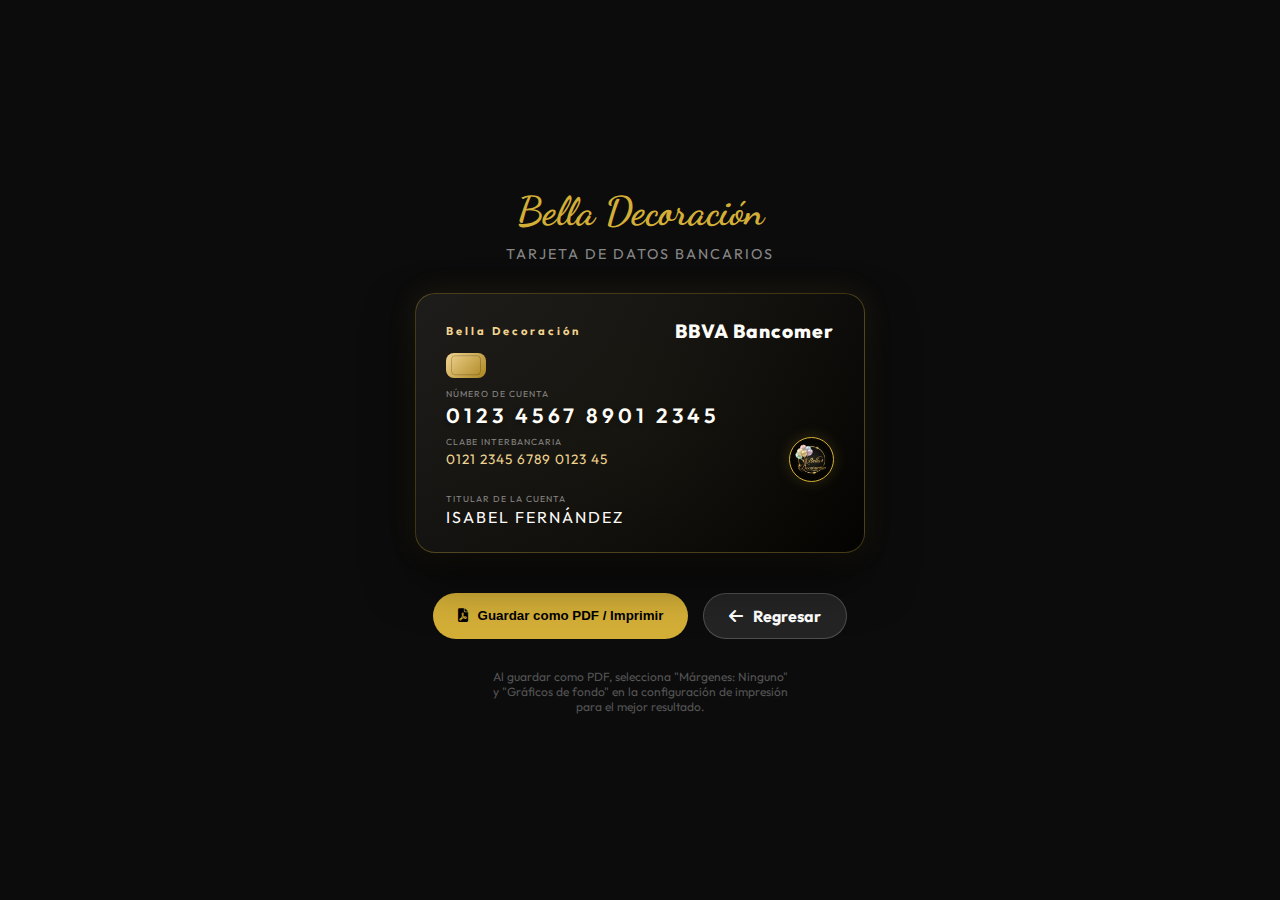
<file: datosbancarios_belladecoracion.html>
<!DOCTYPE html>
<html lang="es">

<head>
    <meta charset="UTF-8">
    <meta name="viewport" content="width=device-width, initial-scale=1.0">
    <title>Datos Bancarios VIP | Bella Decoración</title>
    <link
        href="https://fonts.googleapis.com/css2?family=Dancing+Script:wght@700&family=Outfit:wght@300;400;600;700&display=swap"
        rel="stylesheet">
    <link rel="stylesheet" href="https://cdnjs.cloudflare.com/ajax/libs/font-awesome/6.0.0/css/all.min.css">
    <style>
        :root {
            --gold-light: #f1d592;
            --gold-main: #d4af37;
            --gold-dark: #aa841e;
            --black-deep: #050505;
            --black-soft: #141414;
        }

        * {
            margin: 0;
            padding: 0;
            box-sizing: border-box;
        }

        body {
            background-color: #0c0c0c;
            color: #fff;
            font-family: 'Outfit', sans-serif;
            display: flex;
            flex-direction: column;
            align-items: center;
            justify-content: center;
            min-height: 100vh;
            padding: 20px;
        }

        .header-msg {
            text-align: center;
            margin-bottom: 30px;
        }

        .header-msg h1 {
            font-family: 'Dancing Script', cursive;
            font-size: 2.5rem;
            color: var(--gold-main);
            margin-bottom: 10px;
        }

        .header-msg p {
            color: #888;
            font-size: 0.9rem;
            letter-spacing: 2px;
            text-transform: uppercase;
        }

        /* Debit Card Design */
        .credit-card {
            width: 100%;
            max-width: 450px;
            height: 260px;
            background: linear-gradient(135deg, #1a1a1a 0%, #000 100%);
            border-radius: 20px;
            position: relative;
            padding: 25px 30px;
            border: 1px solid rgba(212, 175, 55, 0.3);
            box-shadow: 0 25px 50px rgba(0, 0, 0, 0.5), 0 0 30px rgba(212, 175, 55, 0.1);
            overflow: hidden;
            display: flex;
            flex-direction: column;
            justify-content: space-between;
        }

        /* Holographic effect */
        .credit-card::before {
            content: '';
            position: absolute;
            top: -50%;
            left: -50%;
            width: 200%;
            height: 200%;
            background: radial-gradient(circle, rgba(212, 175, 55, 0.05) 0%, transparent 70%);
            pointer-events: none;
        }

        .card-top {
            display: flex;
            justify-content: space-between;
            align-items: center;
        }

        .card-type {
            font-size: 0.7rem;
            letter-spacing: 3px;
            color: var(--gold-light);
            font-weight: 700;
        }

        .bank-logo {
            font-weight: 800;
            font-size: 1.2rem;
            color: #fff;
            letter-spacing: 1px;
        }

        .chip {
            width: 40px;
            height: 30px;
            background: linear-gradient(135deg, #f1d592 0%, #aa841e 100%);
            border-radius: 8px;
            margin: 10px 0;
            position: relative;
        }

        .chip::after {
            content: '';
            position: absolute;
            top: 50%;
            left: 50%;
            transform: translate(-50%, -50%);
            width: 70%;
            height: 70%;
            border: 1px solid rgba(0, 0, 0, 0.2);
            border-radius: 4px;
        }

        .card-number-label {
            font-size: 0.55rem;
            color: #888;
            margin-bottom: 3px;
            text-transform: uppercase;
            letter-spacing: 1px;
        }

        .card-number {
            font-size: 1.3rem;
            letter-spacing: 4px;
            color: #fff;
            margin-bottom: 8px;
            font-weight: 600;
            text-shadow: 0 2px 4px rgba(0, 0, 0, 0.5);
        }

        .clabe-container {
            margin-bottom: 15px;
        }

        .clabe-number {
            font-size: 0.85rem;
            color: var(--gold-light);
            letter-spacing: 1px;
        }

        .card-footer {
            display: flex;
            justify-content: space-between;
            align-items: flex-end;
        }

        .holder-name {
            font-size: 1rem;
            text-transform: uppercase;
            letter-spacing: 2px;
            font-weight: 400;
            color: #fff;
        }

        .card-footer {
            margin-top: 10px;
        }

        .brand-icon {
            width: 45px;
            height: 45px;
            border: 1px solid var(--gold-main);
            border-radius: 50%;
            display: flex;
            align-items: center;
            justify-content: center;
            background: #000;
            box-shadow: 0 0 15px rgba(212, 175, 55, 0.2);
        }

        .clabe-row {
            display: flex;
            justify-content: space-between;
            align-items: center;
        }

        .brand-icon img {
            width: 80%;
            border-radius: 50%;
        }

        /* Buttons Container */
        .controls {
            margin-top: 40px;
            display: flex;
            gap: 15px;
        }

        .action-btn {
            background: var(--gold-main);
            color: #000;
            border: none;
            padding: 12px 25px;
            border-radius: 50px;
            font-weight: 700;
            cursor: pointer;
            display: flex;
            align-items: center;
            gap: 10px;
            text-decoration: none;
            transition: all 0.3s ease;
        }

        .action-btn:hover {
            transform: translateY(-3px);
            box-shadow: 0 10px 20px rgba(212, 175, 55, 0.3);
            background: #fff;
        }

        .btn-secondary {
            background: rgba(255, 255, 255, 0.1);
            color: #fff;
            border: 1px solid rgba(255, 255, 255, 0.2);
        }

        .footer-note {
            margin-top: 30px;
            color: #555;
            font-size: 0.75rem;
            text-align: center;
            max-width: 300px;
        }

        /* Print optimization */
        @media print {
            body {
                background: white !important;
                color: black !important;
                justify-content: flex-start;
                padding-top: 20px;
            }

            .controls,
            .header-msg p,
            .footer-note,
            .header-msg h1 {
                display: none !important;
            }

            .credit-card {
                print-color-adjust: exact;
                -webkit-print-color-adjust: exact;
                border: 1px solid var(--gold-main);
                box-shadow: none;
                margin-top: 0;
                transform: scale(1.1);
                transform-origin: top center;
            }
        }

        @media (max-width: 480px) {
            .credit-card {
                max-width: 330px;
                height: 230px;
                padding: 18px 20px 25px 20px;
                /* More bottom padding for name */
            }

            .chip {
                display: none;
                /* Removed for space on mobile */
            }

            .card-number {
                font-size: 1.15rem;
                letter-spacing: 2px;
                margin-bottom: 5px;
            }

            .clabe-number {
                font-size: 0.75rem;
            }

            .holder-name {
                font-size: 0.9rem;
            }

            .header-msg h1 {
                font-size: 1.8rem;
            }

            .card-footer {
                margin-top: 5px;
                padding-bottom: 5px;
                /* Shield name from edge */
            }
        }
    </style>
</head>

<body>

    <div class="header-msg">
        <h1>Bella Decoración</h1>
        <p>Tarjeta de Datos Bancarios</p>
    </div>

    <!-- The "Debit Card" -->
    <div class="credit-card" id="cardExport">
        <div class="card-top">
            <div class="card-type">Bella Decoración</div>
            <div class="bank-logo">BBVA Bancomer</div>
        </div>

        <div class="chip"></div>

        <div class="card-mid">
            <div class="card-number-label">Número de Cuenta</div>
            <div class="card-number">0123 4567 8901 2345</div>

            <div class="clabe-row">
                <div class="clabe-container">
                    <div class="card-number-label">CLABE Interbancaria</div>
                    <div class="clabe-number">0121 2345 6789 0123 45</div>
                </div>
                <!-- Logo subido y alineado con la CLABE -->
                <div class="brand-icon">
                    <img src="assets/logo.jpg" alt="Logo">
                </div>
            </div>
        </div>

        <div class="card-footer">
            <div class="info-group">
                <div class="card-number-label">Titular de la Cuenta</div>
                <div class="holder-name">Isabel Fernández</div>
            </div>
        </div>
    </div>

    <div class="controls">
        <button onclick="window.print()" class="action-btn">
            <i class="fas fa-file-pdf"></i> Guardar como PDF / Imprimir
        </button>
        <a href="index.html" class="action-btn btn-secondary">
            <i class="fas fa-arrow-left"></i> Regresar
        </a>
    </div>

    <p class="footer-note">Al guardar como PDF, selecciona "Márgenes: Ninguno" y "Gráficos de fondo" en la configuración
        de impresión para el mejor resultado.</p>

</body>

</html>
</file>
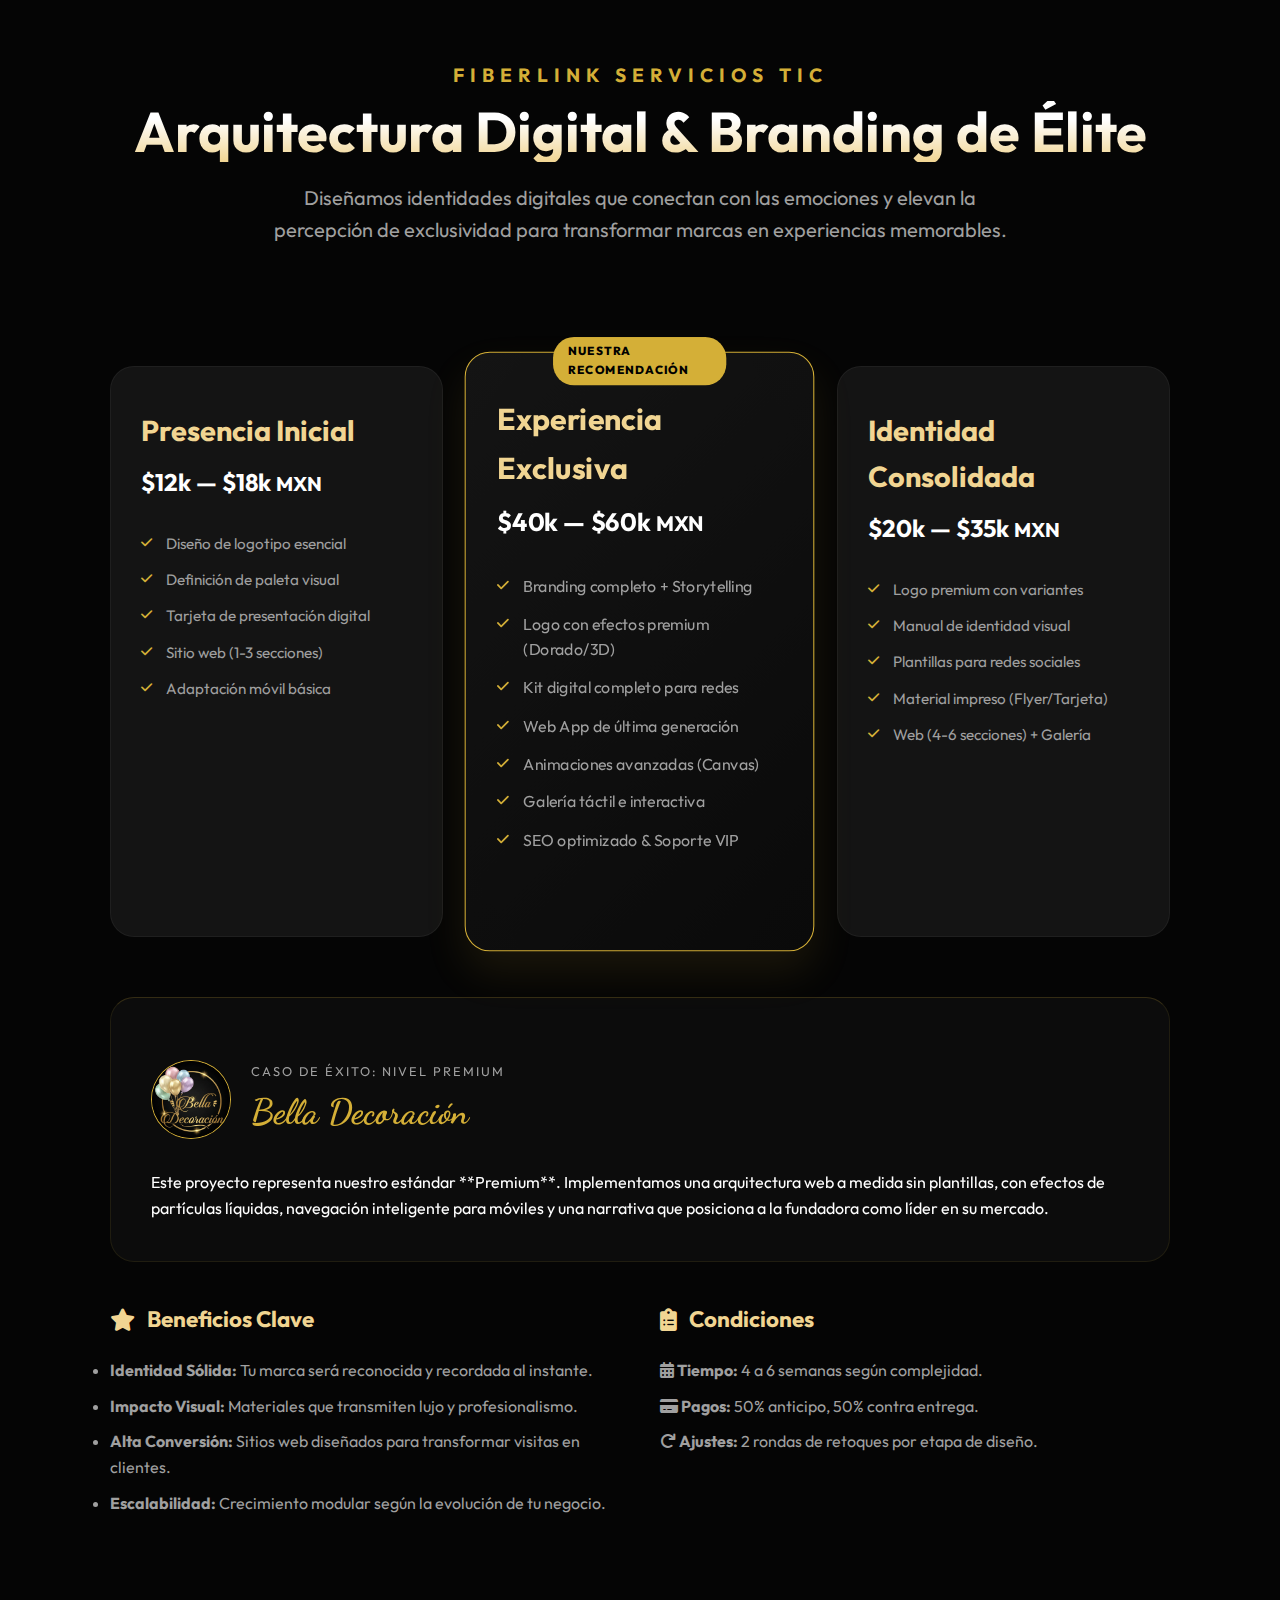
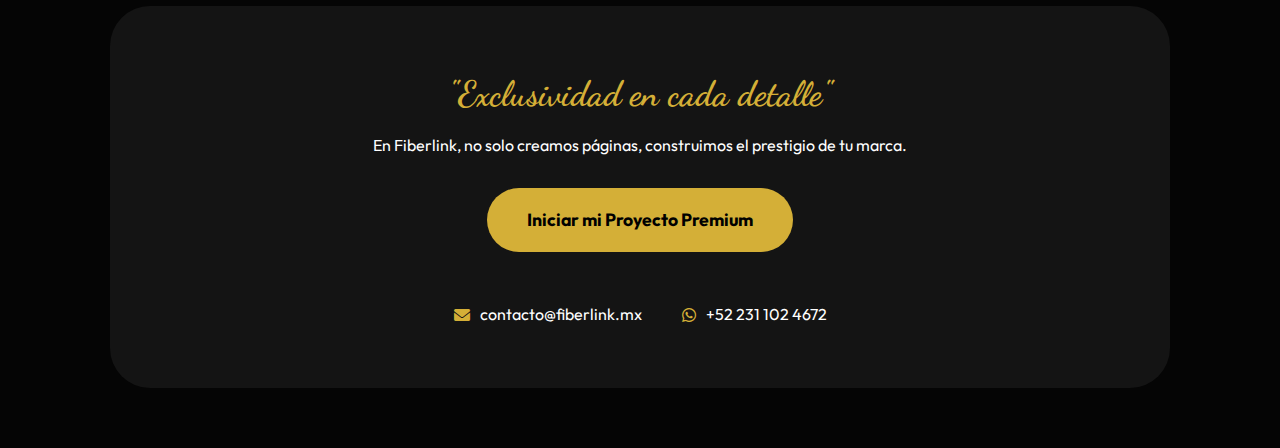
<file: VALOR_COMERCIAL.html>
<!DOCTYPE html>
<html lang="es">

<head>
    <meta charset="UTF-8">
    <meta name="viewport" content="width=device-width, initial-scale=1.0">
    <title>Propuesta Comercial Premium | Fiberlink Servicios TIC</title>
    <link
        href="https://fonts.googleapis.com/css2?family=Dancing+Script:wght@700&family=Outfit:wght@300;400;600;700&display=swap"
        rel="stylesheet">
    <link rel="stylesheet" href="https://cdnjs.cloudflare.com/ajax/libs/font-awesome/6.0.0/css/all.min.css">
    <style>
        :root {
            --gold-main: #d4af37;
            --gold-light: #f1d592;
            --gold-dark: #aa841e;
            --black-deep: #050505;
            --black-soft: #141414;
            --text-gray: #a0a0a0;
        }

        * {
            margin: 0;
            padding: 0;
            box-sizing: border-box;
        }

        body {
            background-color: var(--black-deep);
            color: #fff;
            font-family: 'Outfit', sans-serif;
            line-height: 1.6;
            overflow-x: hidden;
        }

        .container {
            max-width: 1100px;
            margin: 0 auto;
            padding: 60px 20px;
        }

        /* Floating elements for aesthetics */
        .glass-card {
            background: rgba(255, 255, 255, 0.03);
            backdrop-filter: blur(10px);
            border: 1px solid rgba(212, 175, 55, 0.1);
            border-radius: 24px;
            padding: 40px;
            margin-bottom: 40px;
        }

        header {
            text-align: center;
            padding-bottom: 60px;
            position: relative;
        }

        .brand-name {
            font-size: 1.2rem;
            letter-spacing: 6px;
            color: var(--gold-main);
            text-transform: uppercase;
            font-weight: 700;
            margin-bottom: 10px;
        }

        h1 {
            font-size: 3.5rem;
            font-weight: 700;
            line-height: 1.1;
            margin-bottom: 20px;
            background: linear-gradient(to bottom, #fff 30%, var(--gold-light));
            -webkit-background-clip: text;
            -webkit-text-fill-color: transparent;
        }

        .intro-text {
            font-size: 1.25rem;
            color: var(--text-gray);
            max-width: 800px;
            margin: 0 auto;
            text-wrap: balance;
        }

        /* Packages Grid */
        .packages-grid {
            display: grid;
            grid-template-columns: repeat(3, 1fr);
            gap: 30px;
            margin: 60px 0;
        }

        .package-card {
            background: var(--black-soft);
            border: 1px solid rgba(255, 255, 255, 0.05);
            border-radius: 24px;
            padding: 40px 30px;
            position: relative;
            transition: all 0.4s cubic-bezier(0.175, 0.885, 0.32, 1.275);
            display: flex;
            flex-direction: column;
        }

        .package-card.featured {
            border-color: var(--gold-main);
            transform: scale(1.05);
            z-index: 2;
            box-shadow: 0 20px 40px rgba(212, 175, 55, 0.1);
            background: linear-gradient(135deg, #141414 0%, #0a0a0a 100%);
        }

        .package-card.featured::before {
            content: 'NUESTRA RECOMENDACIÓN';
            position: absolute;
            top: -15px;
            left: 50%;
            transform: translateX(-50%);
            background: var(--gold-main);
            color: #000;
            font-size: 0.7rem;
            font-weight: 800;
            padding: 5px 15px;
            border-radius: 20px;
            letter-spacing: 1px;
        }

        .package-card h3 {
            font-size: 1.8rem;
            color: var(--gold-light);
            margin-bottom: 10px;
        }

        .package-price {
            font-size: 1.5rem;
            font-weight: 700;
            color: #fff;
            margin-bottom: 30px;
        }

        .package-card ul {
            list-style: none;
            margin-bottom: 40px;
            flex-grow: 1;
        }

        .package-card ul li {
            font-size: 0.95rem;
            color: var(--text-gray);
            margin-bottom: 12px;
            padding-left: 25px;
            position: relative;
        }

        .package-card ul li i {
            position: absolute;
            left: 0;
            top: 5px;
            color: var(--gold-main);
            font-size: 0.8rem;
        }

        /* Case Study Ref */
        .case-study {
            border-top: 1px solid rgba(212, 175, 55, 0.2);
            padding-top: 60px;
            margin-top: 60px;
        }

        .case-header {
            display: flex;
            align-items: center;
            gap: 20px;
            margin-bottom: 30px;
        }

        .case-header img {
            width: 80px;
            border-radius: 50%;
            border: 1px solid var(--gold-main);
        }

        .case-title-box h4 {
            font-family: 'Dancing Script', cursive;
            font-size: 2.2rem;
            color: var(--gold-main);
        }

        .case-tag {
            font-size: 0.8rem;
            letter-spacing: 2px;
            color: var(--text-gray);
            text-transform: uppercase;
        }

        /* Benefits & Conditions */
        .info-grid {
            display: grid;
            grid-template-columns: 1fr 1fr;
            gap: 40px;
            margin-top: 40px;
        }

        .info-card h4 {
            font-size: 1.4rem;
            color: var(--gold-light);
            margin-bottom: 20px;
            display: flex;
            align-items: center;
            gap: 12px;
        }

        .info-card p,
        .info-card li {
            font-size: 1rem;
            color: var(--text-gray);
            margin-bottom: 10px;
        }

        /* Footer */
        footer {
            text-align: center;
            margin-top: 80px;
            padding: 60px 40px;
            background: var(--black-soft);
            border-radius: 40px;
        }

        .contact-btn {
            display: inline-block;
            background: var(--gold-main);
            color: #000;
            padding: 18px 40px;
            border-radius: 50px;
            text-decoration: none;
            font-weight: 700;
            font-size: 1.1rem;
            margin: 30px 0;
            transition: all 0.3s;
        }

        .contact-btn:hover {
            transform: translateY(-5px);
            box-shadow: 0 10px 20px rgba(212, 175, 55, 0.3);
        }

        .footer-info {
            display: flex;
            justify-content: center;
            gap: 40px;
            margin-top: 20px;
        }

        .footer-info span {
            display: flex;
            align-items: center;
            gap: 10px;
            color: #fff;
        }

        .footer-info i {
            color: var(--gold-main);
        }

        @media (max-width: 900px) {

            .packages-grid,
            .info-grid {
                grid-template-columns: 1fr;
            }

            .package-card.featured {
                transform: none;
            }

            h1 {
                font-size: 2.5rem;
            }
        }

        @media print {
            body {
                background: white;
                color: black;
            }

            .glass-card,
            .package-card {
                border: 1px solid #ddd;
                background: transparent !important;
                color: black !important;
            }

            .contact-btn {
                display: none;
            }

            h1,
            h2,
            h3,
            h4 {
                -webkit-text-fill-color: black !important;
                color: black !important;
            }
        }
    </style>
</head>

<body>

    <div class="container">
        <header>
            <div class="brand-name">Fiberlink Servicios TIC</div>
            <h1>Arquitectura Digital & Branding de Élite</h1>
            <p class="intro-text">Diseñamos identidades digitales que conectan con las emociones y elevan la percepción
                de exclusividad para transformar marcas en experiencias memorables.</p>
        </header>

        <!-- Packages Section -->
        <div class="packages-grid">
            <!-- Básico -->
            <div class="package-card">
                <h3>Presencia Inicial</h3>
                <div class="package-price">$12k — $18k <small>MXN</small></div>
                <ul>
                    <li><i class="fas fa-check"></i> Diseño de logotipo esencial</li>
                    <li><i class="fas fa-check"></i> Definición de paleta visual</li>
                    <li><i class="fas fa-check"></i> Tarjeta de presentación digital</li>
                    <li><i class="fas fa-check"></i> Sitio web (1-3 secciones)</li>
                    <li><i class="fas fa-check"></i> Adaptación móvil básica</li>
                </ul>
            </div>

            <!-- Premium (Bella Decoración Example) -->
            <div class="package-card featured">
                <h3>Experiencia Exclusiva</h3>
                <div class="package-price">$40k — $60k <small>MXN</small></div>
                <ul>
                    <li><i class="fas fa-check"></i> Branding completo + Storytelling</li>
                    <li><i class="fas fa-check"></i> Logo con efectos premium (Dorado/3D)</li>
                    <li><i class="fas fa-check"></i> Kit digital completo para redes</li>
                    <li><i class="fas fa-check"></i> Web App de última generación</li>
                    <li><i class="fas fa-check"></i> Animaciones avanzadas (Canvas)</li>
                    <li><i class="fas fa-check"></i> Galería táctil e interactiva</li>
                    <li><i class="fas fa-check"></i> SEO optimizado & Soporte VIP</li>
                </ul>
            </div>

            <!-- Intermedio -->
            <div class="package-card">
                <h3>Identidad Consolidada</h3>
                <div class="package-price">$20k — $35k <small>MXN</small></div>
                <ul>
                    <li><i class="fas fa-check"></i> Logo premium con variantes</li>
                    <li><i class="fas fa-check"></i> Manual de identidad visual</li>
                    <li><i class="fas fa-check"></i> Plantillas para redes sociales</li>
                    <li><i class="fas fa-check"></i> Material impreso (Flyer/Tarjeta)</li>
                    <li><i class="fas fa-check"></i> Web (4-6 secciones) + Galería</li>
                </ul>
            </div>
        </div>

        <!-- Case Study Highlight -->
        <div class="glass-card case-study">
            <div class="case-header">
                <img src="assets/logo.jpg" alt="Bella Decoración">
                <div class="case-title-box">
                    <span class="case-tag">Caso de Éxito: Nivel Premium</span>
                    <h4>Bella Decoración</h4>
                </div>
            </div>
            <p>Este proyecto representa nuestro estándar **Premium**. Implementamos una arquitectura web a medida sin
                plantillas, con efectos de partículas líquidas, navegación inteligente para móviles y una narrativa que
                posiciona a la fundadora como líder en su mercado.</p>
        </div>

        <!-- Information Info -->
        <div class="info-grid">
            <div class="info-card">
                <h4><i class="fas fa-star"></i> Beneficios Clave</h4>
                <ul>
                    <li><strong>Identidad Sólida:</strong> Tu marca será reconocida y recordada al instante.</li>
                    <li><strong>Impacto Visual:</strong> Materiales que transmiten lujo y profesionalismo.</li>
                    <li><strong>Alta Conversión:</strong> Sitios web diseñados para transformar visitas en clientes.
                    </li>
                    <li><strong>Escalabilidad:</strong> Crecimiento modular según la evolución de tu negocio.</li>
                </ul>
            </div>
            <div class="info-card">
                <h4><i class="fas fa-clipboard-list"></i> Condiciones</h4>
                <p><i class="fas fa-calendar-alt"></i> <strong>Tiempo:</strong> 4 a 6 semanas según complejidad.</p>
                <p><i class="fas fa-credit-card"></i> <strong>Pagos:</strong> 50% anticipo, 50% contra entrega.</p>
                <p><i class="fas fa-redo"></i> <strong>Ajustes:</strong> 2 rondas de retoques por etapa de diseño.</p>
            </div>
        </div>

        <!-- Footer / Closing -->
        <footer>
            <h2
                style="font-family: 'Dancing Script', cursive; font-size: 2.2rem; color: var(--gold-main); display: block;">
                "Exclusividad en cada detalle"</h2>
            <p style="margin-top: 10px;">En Fiberlink, no solo creamos páginas, construimos el prestigio de tu marca.
            </p>

            <a href="https://wa.me/522311024672" class="contact-btn">Iniciar mi Proyecto Premium</a>

            <div class="footer-info">
                <span><i class="fas fa-envelope"></i> contacto@fiberlink.mx</span>
                <span><i class="fab fa-whatsapp"></i> +52 231 102 4672</span>
            </div>
        </footer>
    </div>

</body>

</html>
</file>
